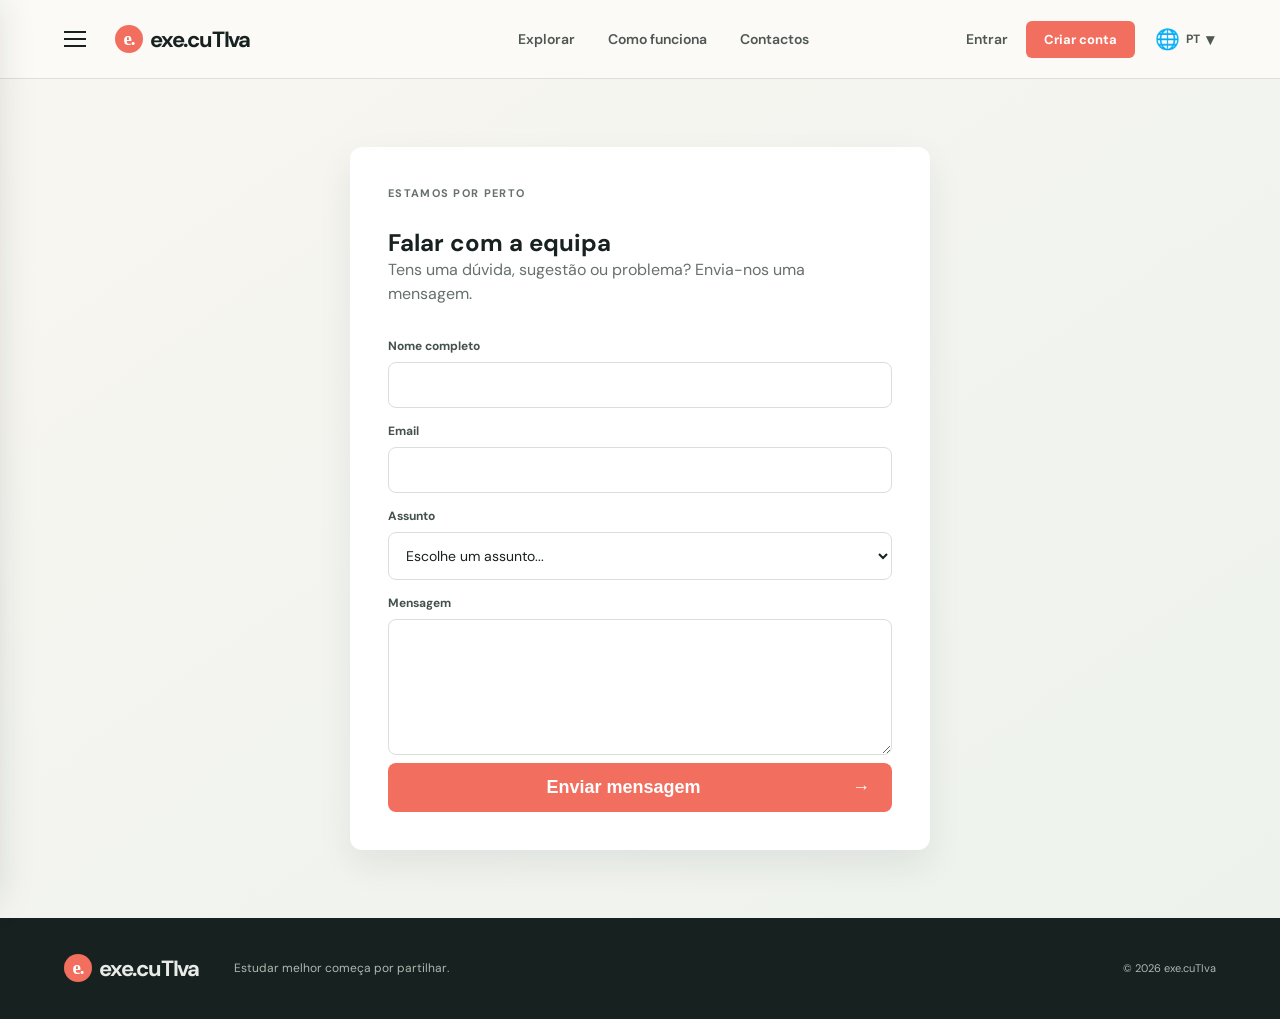
<file: frontend/contacts.html>
<!DOCTYPE html>
<html lang="pt-PT">
<head>
  <meta charset="UTF-8"><meta name="viewport" content="width=device-width, initial-scale=1.0">
  <title>Contactos — exe.cuTIva</title>
  <link rel="preconnect" href="https://fonts.googleapis.com"><link rel="preconnect" href="https://fonts.gstatic.com" crossorigin>
  <link href="https://fonts.googleapis.com/css2?family=DM+Sans:wght@400;500;600;700&family=Playfair+Display:wght@600;700&display=swap" rel="stylesheet"><link rel="stylesheet" href="css/style.css">
</head>
<body class="app-page form-page">
  <header class="home-header">
        <div class="header-start">
            <button class="hamburger-button" id="hamburger-button" type="button" aria-label="Abrir menu" aria-expanded="false" aria-controls="side-menu">
                <span></span><span></span><span></span>
            </button>
            <a class="home-brand" href="index.html" aria-label="exe.cuTIva, página inicial">
                <span class="brand-mark">e.</span><span>exe.cuTIva</span>
            </a>
        </div>
        <nav class="home-nav" aria-label="Navegação principal">
            <a href="subjects.html" data-i18n="menu-explorar">Explorar</a>
            <a href="index.html#como-funciona" data-i18n="menu-como-funciona">Como funciona</a>
            <a href="contacts.html" data-i18n="menu-contactos">Contactos</a>
        </nav>
        <div class="header-actions">
            <!-- 1. Área de Autenticação (Agora à esquerda) -->
            <div class="home-auth" id="area-auth">
                <a class="home-login" href="login.html" data-i18n="btn-entrar">Entrar</a>
                <a class="home-signup" href="register.html" data-i18n="btn-criar-conta">Criar conta</a>
            </div>

            <!-- 2. Seletor de Idiomas (Agora na extrema direita com bandeiras) -->
            <div class="language-picker">
                <button class="language-toggle" id="language-toggle" type="button" aria-expanded="false" aria-controls="language-menu">
                    <span class="language-globe" aria-hidden="true">🌐</span><span id="selected-language">PT</span><span class="language-chevron" aria-hidden="true">▾</span>
                </button>
                <div class="language-menu" id="language-menu" role="menu">
                    <button type="button" class="language-option is-selected" data-language="pt-PT" data-label="PT" role="menuitem">
                        <div class="lang-info">
                            <span class="lang-flag">🇵🇹</span>
                            <span>Português</span>
                        </div>
                        <small>PT</small>
                    </button>
                    <button type="button" class="language-option" data-language="en" data-label="EN" role="menuitem">
                        <div class="lang-info">
                            <span class="lang-flag">🇬🇧</span>
                            <span>English</span>
                        </div>
                        <small>EN</small>
                    </button>
                </div>
            </div>
        </div>
    </header>

    <div class="menu-backdrop" id="menu-backdrop"></div>
    <aside class="side-menu" id="side-menu" aria-label="Menu principal">
        <div class="side-menu-top">
            <span class="side-menu-title" data-i18n="menu-titulo">Menu</span>
            <button class="close-menu" id="close-menu" type="button" aria-label="Fechar menu">✕</button>
        </div>
        <nav class="side-menu-links">
            <a href="index.html"><span class="side-menu-icon">🏠</span> <span data-i18n="menu-lateral-inicio">Página inicial</span></a>
            <a href="subjects.html"><span class="side-menu-icon">📚</span> <span data-i18n="menu-lateral-explorar">Explorar materiais</span></a>
            <a href="upload.html"><span class="side-menu-icon">⬆️</span> <span data-i18n="menu-lateral-partilhar">Partilhar apontamentos</span></a>
            <a href="myNotes.html"><span class="side-menu-icon">📂</span> <span data-i18n="menu-lateral-meus">Os meus apontamentos</span></a>
            <a href="contacts.html"><span class="side-menu-icon">✉️</span> <span data-i18n="menu-contactos">Contactos</span></a>
        </nav>
        <div class="side-menu-bottom">
            <p data-i18n="menu-slogan">Aprende. Partilha. Cresce.</p>
            <a href="register.html"><span data-i18n="btn-conta-gratis">Criar conta gratuita</span> <span>→</span></a>
        </div>
    </aside>

  <main class="upload-container"><section class="upload-box box-contactos">
    <p class="app-eyebrow" data-i18n="contact-eyebrow">Estamos por perto</p>
    <h1 data-i18n="contact-title">Falar com a equipa</h1>
    <p data-i18n="contact-desc">Tens uma dúvida, sugestão ou problema? Envia-nos uma mensagem.</p>
    <form id="form-contacto" class="app-form">
      <label for="nome-contacto" data-i18n="contact-name">Nome completo</label><input id="nome-contacto" type="text" required>
      <label for="email-contacto" data-i18n="contact-email">Email</label><input id="email-contacto" type="email" required>
      <label for="assunto" data-i18n="contact-subject">Assunto</label>
      <select id="assunto" required>
          <option value="" data-i18n="contact-opt-default">Escolhe um assunto…</option>
          <option data-i18n="contact-opt-1">Dúvida sobre a plataforma</option>
          <option data-i18n="contact-opt-2">Reportar problema técnico</option>
          <option data-i18n="contact-opt-3">Ideia ou sugestão</option>
          <option data-i18n="contact-opt-4">Outro</option>
      </select>
      <label for="mensagem" data-i18n="contact-msg">Mensagem</label><textarea id="mensagem" rows="6" required></textarea>
      <button class="app-primary-button" type="submit"><span data-i18n="contact-btn">Enviar mensagem</span> <span>→</span></button>
    </form>
  </section></main>

  <footer class="app-footer">
      <a class="app-brand" href="index.html"><span>e.</span>exe.cuTIva</a>
      <p data-i18n="footer-slogan">Estudar melhor começa por partilhar.</p>
      <small>© 2026 exe.cuTIva</small>
  </footer>
    
  <script src="js/config.js"></script>
  <script src="js/language.js"></script>
  <script src="js/UI.js"></script>
  <script src="js/auth.js"></script>
    
  <script>
    document.addEventListener('DOMContentLoaded', () => {
        const user = getCurrentUser();
        const nomeContacto = document.getElementById('nome-contacto');
        if (user) nomeContacto.value = user;
        document.getElementById('form-contacto').addEventListener('submit', event => { 
            event.preventDefault();
            showAlerts('Mensagem enviada com sucesso. Entraremos em contacto em breve.', 'sucesso');
            event.currentTarget.reset(); 
            if (user) nomeContacto.value = user; 
        });
    });
  </script>
</body>
</html>
</file>
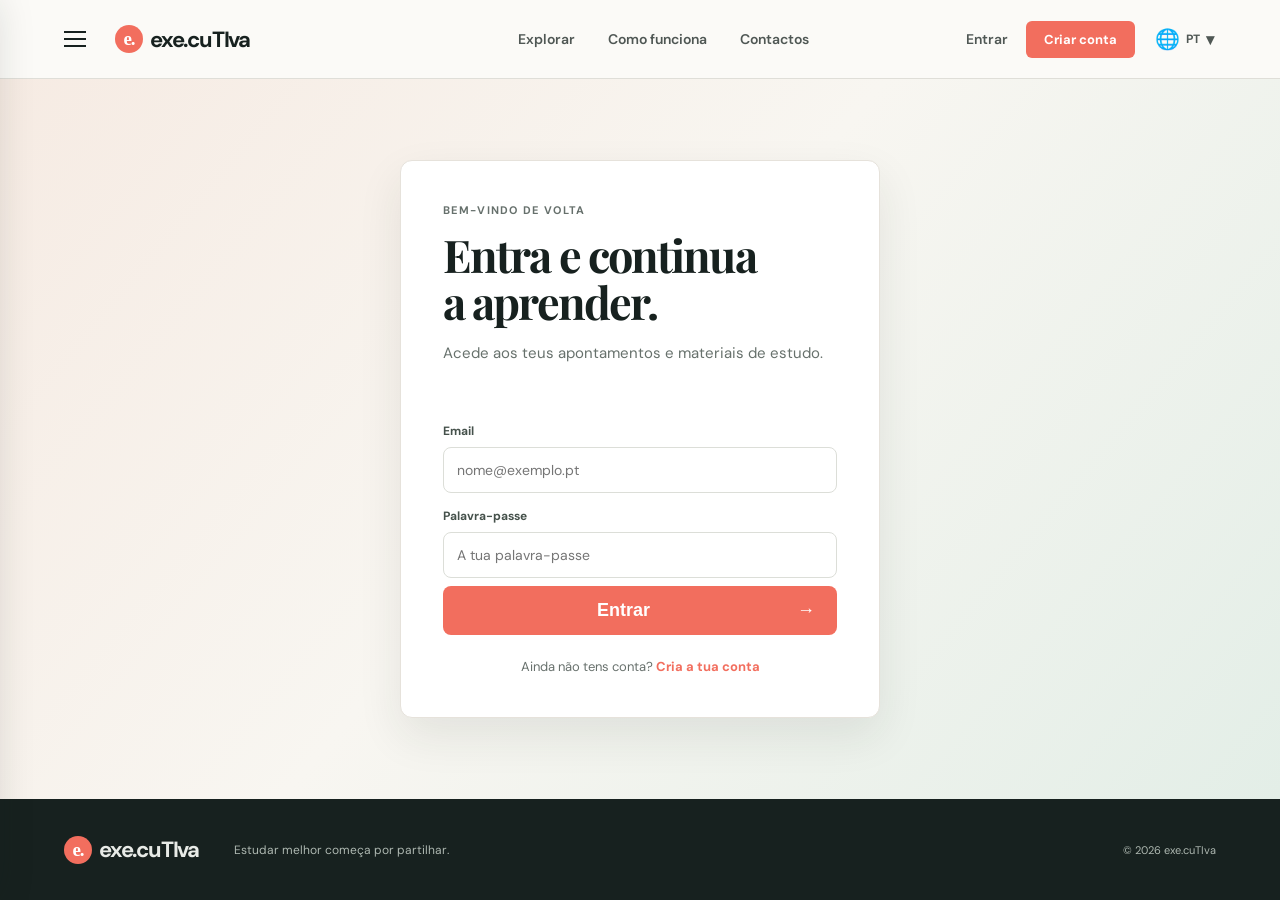
<file: frontend/login.html>
<!DOCTYPE html>
<html lang="pt-PT">
<head>
  <meta charset="UTF-8"><meta name="viewport" content="width=device-width, initial-scale=1.0">
  <title>Entrar — exe.cuTIva</title>
  <link rel="preconnect" href="https://fonts.googleapis.com"><link rel="preconnect" href="https://fonts.gstatic.com" crossorigin>
  <link href="https://fonts.googleapis.com/css2?family=DM+Sans:wght@400;500;600;700&family=Playfair+Display:wght@600;700&display=swap" rel="stylesheet">
  <link rel="stylesheet" href="css/style.css">
</head>
<body class="app-page auth-page">
  <header class="home-header">
        <div class="header-start">
            <button class="hamburger-button" id="hamburger-button" type="button" aria-label="Abrir menu" aria-expanded="false" aria-controls="side-menu">
                <span></span><span></span><span></span>
            </button>
            <a class="home-brand" href="index.html" aria-label="exe.cuTIva, página inicial">
                <span class="brand-mark">e.</span><span>exe.cuTIva</span>
            </a>
        </div>
        <nav class="home-nav" aria-label="Navegação principal">
            <a href="subjects.html" data-i18n="menu-explorar">Explorar</a>
            <a href="index.html#como-funciona" data-i18n="menu-como-funciona">Como funciona</a>
            <a href="contacts.html" data-i18n="menu-contactos">Contactos</a>
        </nav>
      <div class="header-actions">
            <!-- 1. Área de Autenticação (Agora à esquerda) -->
            <div class="home-auth" id="area-auth">
                <a class="home-login" href="login.html" data-i18n="btn-entrar">Entrar</a>
                <a class="home-signup" href="register.html" data-i18n="btn-criar-conta">Criar conta</a>
            </div>

            <!-- 2. Seletor de Idiomas (Agora na extrema direita com bandeiras) -->
            <div class="language-picker">
                <button class="language-toggle" id="language-toggle" type="button" aria-expanded="false" aria-controls="language-menu">
                    <span class="language-globe" aria-hidden="true">🌐</span><span id="selected-language">PT</span><span class="language-chevron" aria-hidden="true">▾</span>
                </button>
                <div class="language-menu" id="language-menu" role="menu">
                    <button type="button" class="language-option is-selected" data-language="pt-PT" data-label="PT" role="menuitem">
                        <div class="lang-info">
                            <span class="lang-flag">🇵🇹</span>
                            <span>Português</span>
                        </div>
                        <small>PT</small>
                    </button>
                    <button type="button" class="language-option" data-language="en" data-label="EN" role="menuitem">
                        <div class="lang-info">
                            <span class="lang-flag">🇬🇧</span>
                            <span>English</span>
                        </div>
                        <small>EN</small>
                    </button>
                </div>
            </div>
        </div>
    </header>

    <div class="menu-backdrop" id="menu-backdrop"></div>
    <aside class="side-menu" id="side-menu" aria-label="Menu principal">
        <div class="side-menu-top">
            <span class="side-menu-title" data-i18n="menu-titulo">Menu</span>
            <button class="close-menu" id="close-menu" type="button" aria-label="Fechar menu">✕</button>
        </div>
        <nav class="side-menu-links">
            <a href="index.html"><span class="side-menu-icon">🏠</span> <span data-i18n="menu-lateral-inicio">Página inicial</span></a>
            <a href="subjects.html"><span class="side-menu-icon">📚</span> <span data-i18n="menu-lateral-explorar">Explorar materiais</span></a>
            <a href="upload.html"><span class="side-menu-icon">⬆️</span> <span data-i18n="menu-lateral-partilhar">Partilhar apontamentos</span></a>
            <a href="myNotes.html"><span class="side-menu-icon">📂</span> <span data-i18n="menu-lateral-meus">Os meus apontamentos</span></a>
            <a href="contacts.html"><span class="side-menu-icon">✉️</span> <span data-i18n="menu-contactos">Contactos</span></a>
        </nav>
        <div class="side-menu-bottom">
            <p data-i18n="menu-slogan">Aprende. Partilha. Cresce.</p>
            <a href="register.html"><span data-i18n="btn-conta-gratis">Criar conta gratuita</span> <span>→</span></a>
        </div>
    </aside>

  <main class="auth-main"><section class="auth-card">
    <p class="app-eyebrow" data-i18n="login-eyebrow">Bem-vindo de volta</p>
    <h1 data-i18n="login-title">Entra e continua<br>a aprender.</h1>
    <p class="auth-intro" data-i18n="login-desc">Acede aos teus apontamentos e materiais de estudo.</p>
    <p id="mensagem-erro" class="form-message" role="alert"></p>
    <form id="form-login" class="app-form">
      <label for="email" data-i18n="contact-email">Email</label><input id="email" type="email" autocomplete="email" placeholder="nome@exemplo.pt" required>
      <label for="password" data-i18n="login-pass">Palavra-passe</label><input id="password" type="password" autocomplete="current-password" data-i18n="login-pass-placeholder" placeholder="A tua palavra-passe" required>
      <button class="app-primary-button" type="submit"><span data-i18n="btn-entrar">Entrar</span> <span>→</span></button>
    </form>
    <p class="auth-switch"><span data-i18n="login-no-account">Ainda não tens conta?</span> <a href="register.html" data-i18n="login-create-account">Cria a tua conta</a></p>
  </section></main>

  <footer class="home-footer">
        <a class="home-brand" href="index.html">
            <span class="brand-mark">e.</span><span>exe.cuTIva</span>
        </a>
        <p data-i18n="footer-slogan">Estudar melhor começa por partilhar.</p>
        <small>© 2026 exe.cuTIva</small>
  </footer>

  <script src="js/config.js?v=2"></script>
  <script src="js/language.js"></script>
  <script src="js/UI.js"></script>
  <script src="js/auth.js"></script>
  <script src="js/cascade.js"></script>
  
  <script>
    document.getElementById('form-login').addEventListener('submit', async (event) => {
      event.preventDefault();
      const message = document.getElementById('mensagem-erro');
      message.textContent = '';
      const formData = new URLSearchParams({ username: email.value, password: password.value });
      try {
        const response = await fetch(`${API_BASE_URL}/auth/login`, { method: 'POST', body: formData, credentials: 'include' });
        const data = await response.json();
        if (!response.ok) throw new Error(data.detail || 'Email ou palavra-passe incorretos.');
        localStorage.setItem('user', data.username);
        window.location.href = 'index.html';
      } catch (error) { showAlerts(error.message, 'erro') }
    });
  </script>
</body>
</html>
</file>
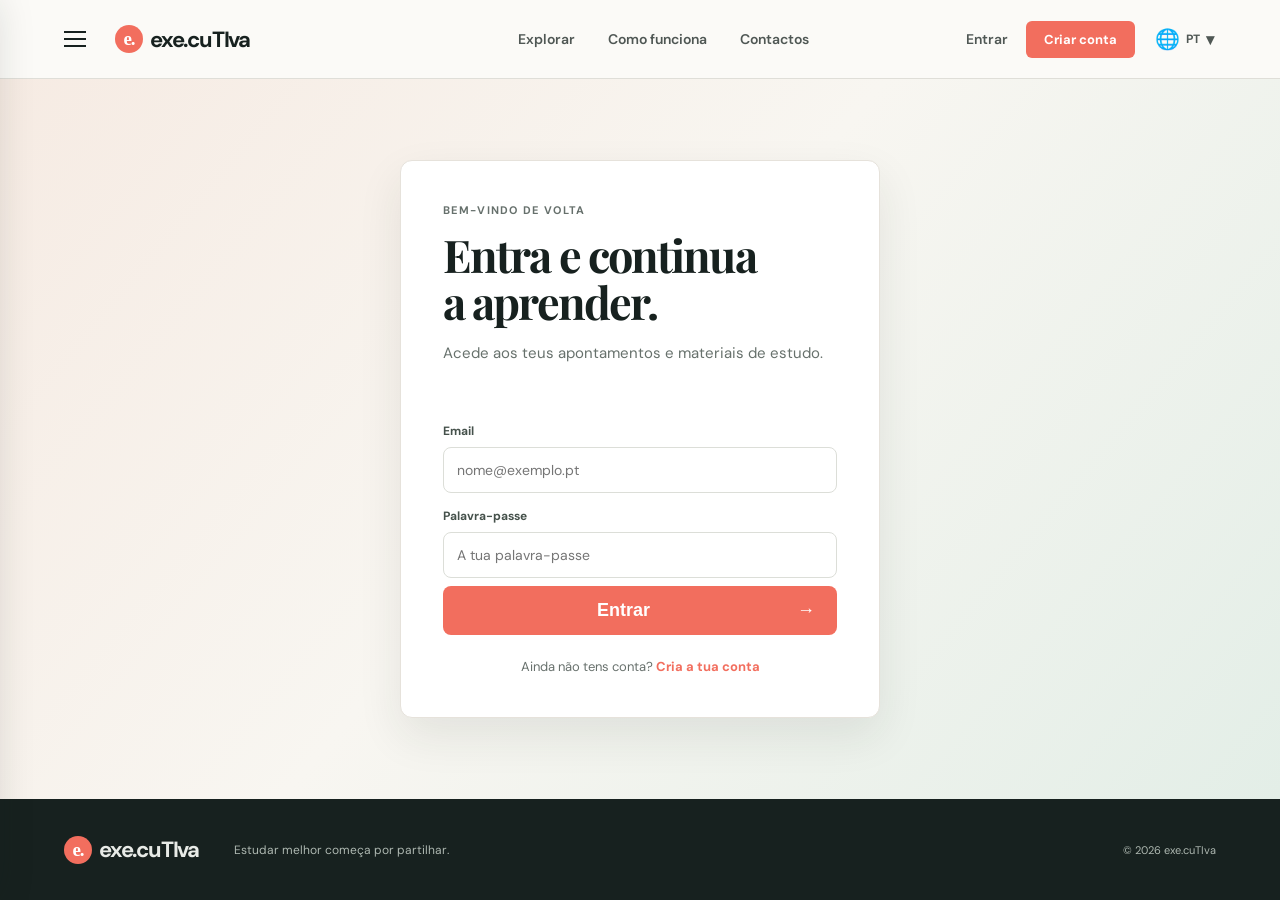
<file: frontend/myNotes.html>
<!DOCTYPE html>
<html lang="pt-PT">
<head>
  <meta charset="UTF-8"><meta name="viewport" content="width=device-width, initial-scale=1.0">
  <title>Os meus apontamentos — exe.cuTIva</title>
  <link rel="preconnect" href="https://fonts.googleapis.com"><link rel="preconnect" href="https://fonts.gstatic.com" crossorigin>
  <link href="https://fonts.googleapis.com/css2?family=DM+Sans:wght@400;500;600;700&family=Playfair+Display:wght@600;700&display=swap" rel="stylesheet"><link rel="stylesheet" href="css/style.css">
</head>
<body class="app-page notes-page" data-requires-auth="true">
  <header class="home-header">
        <div class="header-start">
            <button class="hamburger-button" id="hamburger-button" type="button" aria-label="Abrir menu" aria-expanded="false" aria-controls="side-menu">
                <span></span><span></span><span></span>
            </button>
            <a class="home-brand" href="index.html" aria-label="exe.cuTIva, página inicial">
                <span class="brand-mark">e.</span><span>exe.cuTIva</span>
            </a>
        </div>
        <nav class="home-nav" aria-label="Navegação principal">
            <a href="subjects.html" data-i18n="menu-explorar">Explorar</a>
            <a href="index.html#como-funciona" data-i18n="menu-como-funciona">Como funciona</a>
            <a href="contacts.html" data-i18n="menu-contactos">Contactos</a>
        </nav>
        <div class="header-actions">
            <!-- 1. Área de Autenticação (Agora à esquerda) -->
            <div class="home-auth" id="area-auth">
                <a class="home-login" href="login.html" data-i18n="btn-entrar">Entrar</a>
                <a class="home-signup" href="register.html" data-i18n="btn-criar-conta">Criar conta</a>
            </div>

            <!-- 2. Seletor de Idiomas (Agora na extrema direita com bandeiras) -->
            <div class="language-picker">
                <button class="language-toggle" id="language-toggle" type="button" aria-expanded="false" aria-controls="language-menu">
                    <span class="language-globe" aria-hidden="true">🌐</span><span id="selected-language">PT</span><span class="language-chevron" aria-hidden="true">▾</span>
                </button>
                <div class="language-menu" id="language-menu" role="menu">
                    <button type="button" class="language-option is-selected" data-language="pt-PT" data-label="PT" role="menuitem">
                        <div class="lang-info">
                            <span class="lang-flag">🇵🇹</span>
                            <span>Português</span>
                        </div>
                        <small>PT</small>
                    </button>
                    <button type="button" class="language-option" data-language="en" data-label="EN" role="menuitem">
                        <div class="lang-info">
                            <span class="lang-flag">🇬🇧</span>
                            <span>English</span>
                        </div>
                        <small>EN</small>
                    </button>
                </div>
            </div>
        </div>
    </header>

    <div class="menu-backdrop" id="menu-backdrop"></div>
    <aside class="side-menu" id="side-menu" aria-label="Menu principal">
        <div class="side-menu-top">
            <span class="side-menu-title" data-i18n="menu-titulo">Menu</span>
            <button class="close-menu" id="close-menu" type="button" aria-label="Fechar menu">✕</button>
        </div>
        <nav class="side-menu-links">
            <a href="index.html"><span class="side-menu-icon">🏠</span> <span data-i18n="menu-lateral-inicio">Página inicial</span></a>
            <a href="subjects.html"><span class="side-menu-icon">📚</span> <span data-i18n="menu-lateral-explorar">Explorar materiais</span></a>
            <a href="upload.html"><span class="side-menu-icon">⬆️</span> <span data-i18n="menu-lateral-partilhar">Partilhar apontamentos</span></a>
            <a href="myNotes.html"><span class="side-menu-icon">📂</span> <span data-i18n="menu-lateral-meus">Os meus apontamentos</span></a>
            <a href="contacts.html"><span class="side-menu-icon">✉️</span> <span data-i18n="menu-contactos">Contactos</span></a>
        </nav>
        <div class="side-menu-bottom">
            <p data-i18n="menu-slogan">Aprende. Partilha. Cresce.</p>
            <a href="register.html"><span data-i18n="btn-conta-gratis">Criar conta gratuita</span> <span>→</span></a>
        </div>
    </aside>

  <main class="lista-apontamentos">
      <div class="barra-topo-apontamentos">
          <div>
              <p class="app-eyebrow" data-i18n="mynotes-eyebrow">Área pessoal</p>
              <h1 data-i18n="mynotes-title">Os meus apontamentos</h1>
          </div>
          <a class="app-header-cta" href="upload.html" data-i18n="upload-titulo">Partilhar material</a>
      </div>
      <div id="grelha-meus-apontamentos" class="grelha-cards">
          <p class="loading-state" data-i18n="mynotes-loading">A carregar apontamentos…</p>
      </div>
  </main>

  <!-- Modal de Visualização Unificado -->
  <div id="modal-inclusivo" class="modal-overlay" hidden role="dialog" aria-modal="true" aria-labelledby="modal-titulo">
      <div class="modal-content">
          <!-- Cabeçalho do Modal com design exe.cuTIva -->
          <header class="modal-header">
              <div class="modal-header-info">
                  <span class="modal-eyebrow">
                      <span class="modal-badge-dot"></span>
                      <span data-i18n="modal-eyebrow">Leitor Inteligente exe.cuTIva</span>
                  </span>
                  <h2 id="modal-titulo" class="modal-title" data-i18n="modal-titulo-padrao">Visualizador de Apontamento</h2>
              </div>
              <button type="button" class="modal-close-btn" onclick="closeModal()" aria-label="Fechar visualizador" title="Fechar">✕</button>
          </header>

          <!-- Barra de Ferramentas / Separadores: Original, Inclusivo e TTS -->
          <div class="modal-toolbar">
              <div class="toolbar-botoes">
                  <button type="button" id="btn-ver-original" class="btn-toolbar is-active" onclick="showOriginalNote()">
                      <span class="btn-toolbar-icon">📄</span> <span data-i18n="modal-tab-original">Documento Original</span>
                  </button>
                  <button type="button" id="btn-gerar-inclusao" class="btn-toolbar btn-inclusivo-cor" onclick="generateInclusiveVersion()">
                      <span class="btn-toolbar-icon">🧠</span> <span data-i18n="modal-tab-inclusivo">Resumo Inclusivo (PHDA)</span>
                  </button>
                  <button type="button" id="btn-gerar-tts" class="btn-toolbar btn-tts-cor" onclick="toggleTTSAudio()">
                      <span class="btn-toolbar-icon">🎧</span> <span data-i18n="modal-tab-tts">Ouvir Apontamento (TTS)</span>
                  </button>
              </div>

              <!-- Contentor do Leitor de Áudio TTS -->
              <div id="container-audio-player" class="audio-player-container" style="display: none;">
                  <span class="audio-titulo-player" data-i18n="modal-audio-label">Áudio TTS:</span>
                  <audio id="player-audio-tts" controls preload="none">
                      O teu navegador não suporta a reprodução de áudio.
                  </audio>
              </div>
          </div>

        <label for="tts-speed" class="tts-speed-control">
            <span data-i18n="modal-audio-speed">Velocidade:</span>
                <select id="tts-speed" aria-label="Velocidade da leitura">
                    <option value="0.75">0,75×</option>
                    <option value="1" selected>1×</option>
                    <option value="1.25">1,25×</option>
                    <option value="1.5">1,5×</option>
                    <option value="2">2×</option>
                </select>
        </label>

        <button type="button" onclick="saveArtifact('summary')">
    Guardar resumo
</button>

<button type="button" onclick="saveArtifact('audio')">
    Guardar áudio
</button>

          <!-- Corpo do Visualizador -->
          <article id="modal-texto" class="texto-phda">
              <div id="modal-loading-state" class="loading-ia" style="display: none;">
                  <div class="loading-ia-spinner"></div>
                  <h3 class="loading-ia-title" data-i18n="modal-ia-processando">🧠 A processar com Inteligência Artificial...</h3>
                  <p class="loading-ia-desc" data-i18n="modal-ia-descricao">A ler, resumir e a estruturar o documento para PHDA.<br>Isto pode demorar cerca de 1 minuto.</p>
              </div>
              <iframe id="visualizador-pdf" src="" title="Visualizador do PDF"></iframe>
          </article>
      </div>
  </div>

  <footer class="app-footer">
      <a class="app-brand" href="index.html"><span>e.</span>exe.cuTIva</a>
      <p data-i18n="footer-slogan">Estudar melhor começa por partilhar.</p>
      <small>© 2026 exe.cuTIva</small>
  </footer>
  
  <script src="js/config.js"></script>
  <script src="js/language.js"></script>
  <script src="js/UI.js"></script>
  <script src="js/auth.js"></script>
  <script src="js/services/notesService.js"></script>
  <script src="js/notes.js?v=99"></script>
</body>
</html>
</file>
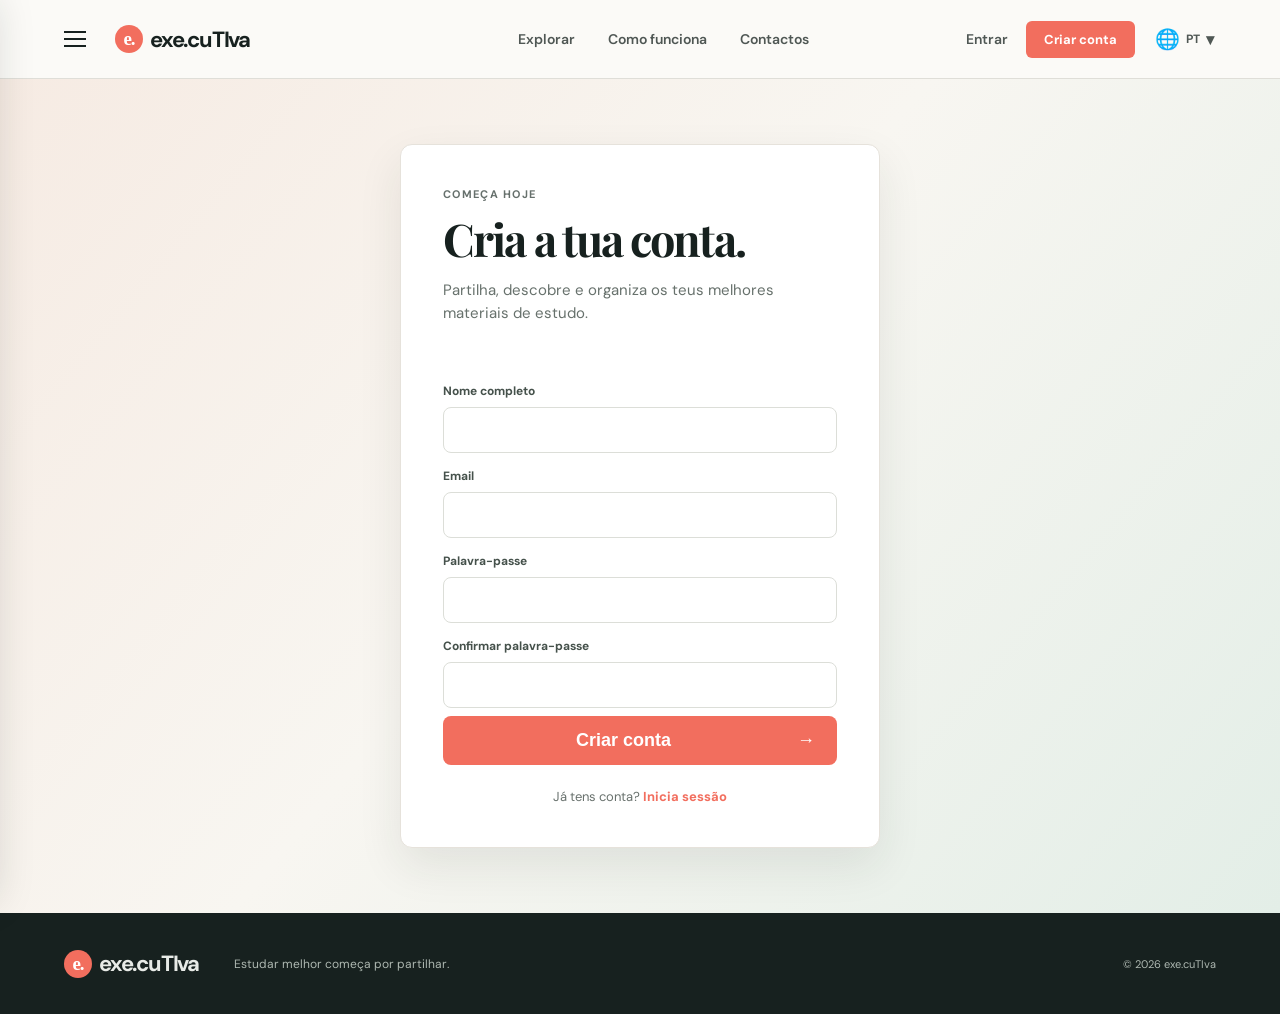
<file: frontend/register.html>
<!DOCTYPE html>
<html lang="pt-PT">
<head>
  <meta charset="UTF-8"><meta name="viewport" content="width=device-width, initial-scale=1.0">
  <title>Criar conta — exe.cuTIva</title>
  <link rel="preconnect" href="https://fonts.googleapis.com"><link rel="preconnect" href="https://fonts.gstatic.com" crossorigin>
  <link href="https://fonts.googleapis.com/css2?family=DM+Sans:wght@400;500;600;700&family=Playfair+Display:wght@600;700&display=swap" rel="stylesheet">
  <link rel="stylesheet" href="css/style.css">
</head>
<body class="app-page auth-page">
  <header class="home-header">
        <div class="header-start">
            <button class="hamburger-button" id="hamburger-button" type="button" aria-label="Abrir menu" aria-expanded="false" aria-controls="side-menu">
                <span></span><span></span><span></span>
            </button>
            <a class="home-brand" href="index.html" aria-label="exe.cuTIva, página inicial">
                <span class="brand-mark">e.</span><span>exe.cuTIva</span>
            </a>
        </div>
        <nav class="home-nav" aria-label="Navegação principal">
            <a href="subjects.html" data-i18n="menu-explorar">Explorar</a>
            <a href="index.html#como-funciona" data-i18n="menu-como-funciona">Como funciona</a>
            <a href="contacts.html" data-i18n="menu-contactos">Contactos</a>
        </nav>
        <div class="header-actions">
            <!-- 1. Área de Autenticação (Agora à esquerda) -->
            <div class="home-auth" id="area-auth">
                <a class="home-login" href="login.html" data-i18n="btn-entrar">Entrar</a>
                <a class="home-signup" href="register.html" data-i18n="btn-criar-conta">Criar conta</a>
            </div>

            <!-- 2. Seletor de Idiomas (Agora na extrema direita com bandeiras) -->
            <div class="language-picker">
                <button class="language-toggle" id="language-toggle" type="button" aria-expanded="false" aria-controls="language-menu">
                    <span class="language-globe" aria-hidden="true">🌐</span><span id="selected-language">PT</span><span class="language-chevron" aria-hidden="true">▾</span>
                </button>
                <div class="language-menu" id="language-menu" role="menu">
                    <button type="button" class="language-option is-selected" data-language="pt-PT" data-label="PT" role="menuitem">
                        <div class="lang-info">
                            <span class="lang-flag">🇵🇹</span>
                            <span>Português</span>
                        </div>
                        <small>PT</small>
                    </button>
                    <button type="button" class="language-option" data-language="en" data-label="EN" role="menuitem">
                        <div class="lang-info">
                            <span class="lang-flag">🇬🇧</span>
                            <span>English</span>
                        </div>
                        <small>EN</small>
                    </button>
                </div>
            </div>
        </div>
    </header>

    <div class="menu-backdrop" id="menu-backdrop"></div>
    <aside class="side-menu" id="side-menu" aria-label="Menu principal">
        <div class="side-menu-top">
            <span class="side-menu-title" data-i18n="menu-titulo">Menu</span>
            <button class="close-menu" id="close-menu" type="button" aria-label="Fechar menu">✕</button>
        </div>
        <nav class="side-menu-links">
            <a href="index.html"><span class="side-menu-icon">🏠</span> <span data-i18n="menu-lateral-inicio">Página inicial</span></a>
            <a href="subjects.html"><span class="side-menu-icon">📚</span> <span data-i18n="menu-lateral-explorar">Explorar materiais</span></a>
            <a href="upload.html"><span class="side-menu-icon">⬆️</span> <span data-i18n="menu-lateral-partilhar">Partilhar apontamentos</span></a>
            <a href="myNotes.html"><span class="side-menu-icon">📂</span> <span data-i18n="menu-lateral-meus">Os meus apontamentos</span></a>
            <a href="contacts.html"><span class="side-menu-icon">✉️</span> <span data-i18n="menu-contactos">Contactos</span></a>
        </nav>
        <div class="side-menu-bottom">
            <p data-i18n="menu-slogan">Aprende. Partilha. Cresce.</p>
            <a href="register.html"><span data-i18n="btn-conta-gratis">Criar conta gratuita</span> <span>→</span></a>
        </div>
    </aside>

  
  <main class="auth-main"><section class="auth-card">
    <p class="app-eyebrow" data-i18n="register-eyebrow">Começa hoje</p><h1 data-i18n="register-title">Cria a tua conta.</h1>
    <p class="auth-intro" data-i18n="register-desc">Partilha, descobre e organiza os teus melhores materiais de estudo.</p>
    <p id="mensagem-erro" class="form-message" role="alert"></p>
    <form id="form-register" class="app-form">
      <label for="nome" data-i18n="contact-name">Nome completo</label><input id="nome" type="text" autocomplete="name" required>
      <label for="email" data-i18n="contact-email">Email</label><input id="email" type="email" autocomplete="email" required>
      <label for="password" data-i18n="login-pass">Palavra-passe</label><input id="password" type="password" autocomplete="new-password" required>
      <label for="confirm_password" data-i18n="register-confirm-pass">Confirmar palavra-passe</label><input id="confirm_password" type="password" autocomplete="new-password" required>
      <button class="app-primary-button" type="submit"><span data-i18n="btn-criar-conta">Criar conta</span> <span>→</span></button>
    </form>
    <p class="auth-switch"><span data-i18n="register-has-account">Já tens conta?</span> <a href="login.html" data-i18n="register-login">Inicia sessão</a></p>
  </section></main>

  <footer class="home-footer">
        <a class="home-brand" href="index.html">
            <span class="brand-mark">e.</span><span>exe.cuTIva</span>
        </a>
        <p data-i18n="footer-slogan">Estudar melhor começa por partilhar.</p>
        <small>© 2026 exe.cuTIva</small>
  </footer>

    <script src="js/config.js"></script>
    <script src="js/language.js"></script>
    <script src="js/UI.js"></script>
    <script src="js/auth.js"></script>
    
  <script>
    document.getElementById('form-register').addEventListener('submit', async (event) => {
      event.preventDefault();
      const message = document.getElementById('mensagem-erro');
      message.textContent = '';
      if (password.value !== confirm_password.value) { message.textContent = 'As palavras-passe não coincidem.'; return; }
      try {
        const response = await fetch(`${API_BASE_URL}/auth/register`, { method: 'POST', headers: { 'Content-Type': 'application/json' }, body: JSON.stringify({ username: nome.value, email: email.value, password: password.value }) });
        const data = await response.json();
        if (!response.ok) throw new Error(data.detail || 'Não foi possível criar a conta.');
        window.location.href = 'login.html';
      } catch (error) { message.textContent = error.message; }
    });
  </script>
</body>
</html>
</file>
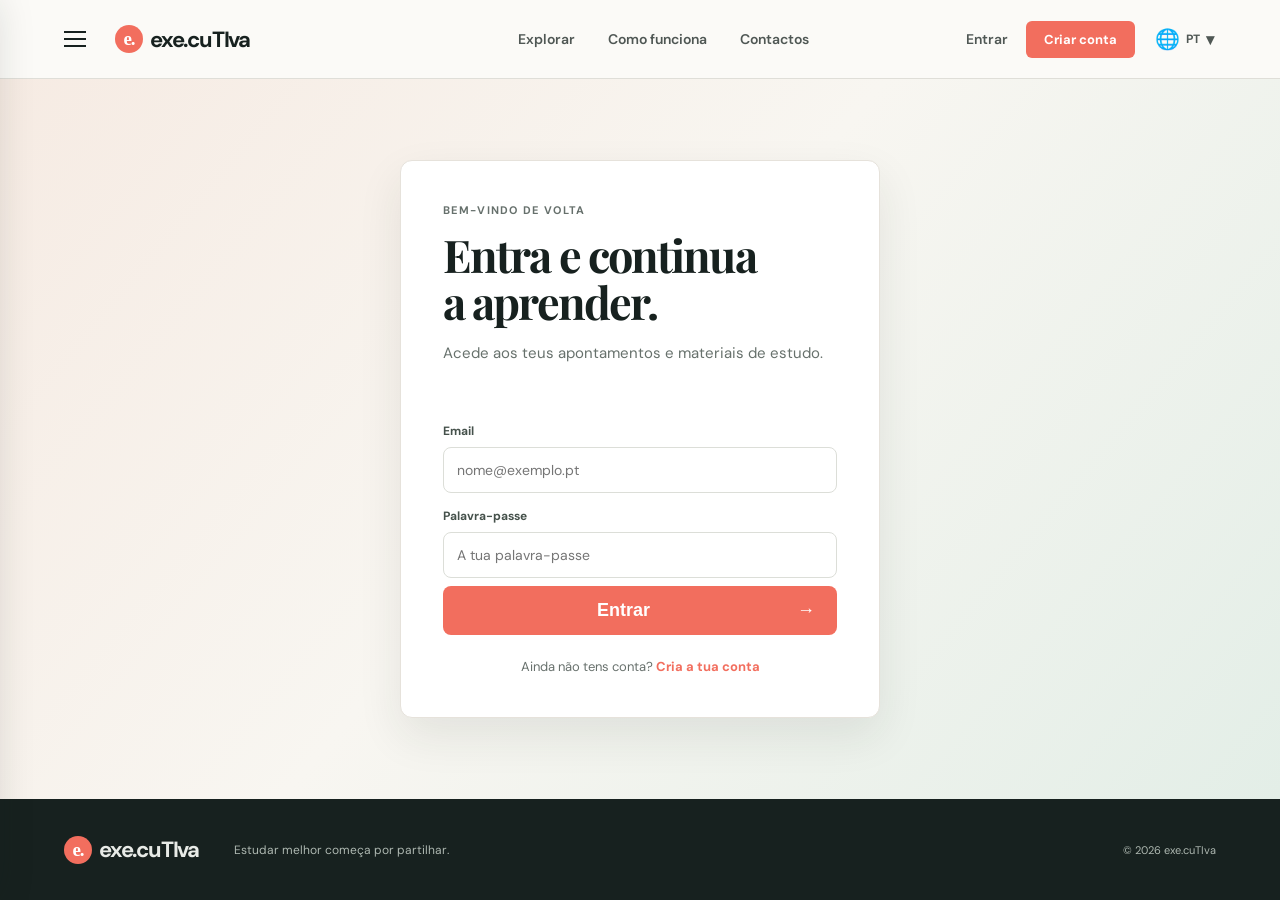
<file: frontend/upload.html>
<!DOCTYPE html>
<html lang="pt-PT">
<head>
  <meta charset="UTF-8"><meta name="viewport" content="width=device-width, initial-scale=1.0">
  <title>Partilhar apontamento — exe.cuTIva</title>
  <link rel="preconnect" href="https://fonts.googleapis.com"><link rel="preconnect" href="https://fonts.gstatic.com" crossorigin>
  <link href="https://fonts.googleapis.com/css2?family=DM+Sans:wght@400;500;600;700&family=Playfair+Display:wght@600;700&display=swap" rel="stylesheet"><link rel="stylesheet" href="css/style.css">
</head>
<body class="app-page form-page" data-requires-auth="true">
 <header class="home-header">
        <div class="header-start">
            <button class="hamburger-button" id="hamburger-button" type="button" aria-label="Abrir menu" aria-expanded="false" aria-controls="side-menu">
                <span></span><span></span><span></span>
            </button>
            <a class="home-brand" href="index.html" aria-label="exe.cuTIva, página inicial">
                <span class="brand-mark">e.</span><span>exe.cuTIva</span>
            </a>
        </div>
        <nav class="home-nav" aria-label="Navegação principal">
            <a href="subjects.html" data-i18n="menu-explorar">Explorar</a>
            <a href="index.html#como-funciona" data-i18n="menu-como-funciona">Como funciona</a>
            <a href="contacts.html" data-i18n="menu-contactos">Contactos</a>
        </nav>
        <div class="header-actions">
            <!-- 1. Área de Autenticação -->
            <div class="home-auth" id="area-auth">
                <a class="home-login" href="login.html" data-i18n="btn-entrar">Entrar</a>
                <a class="home-signup" href="register.html" data-i18n="btn-criar-conta">Criar conta</a>
            </div>

            <!-- 2. Seletor de Idiomas com Imagens Reais -->
            <div class="language-picker">
                <button class="language-toggle" id="language-toggle" type="button" aria-expanded="false" aria-controls="language-menu">
                    <span class="language-globe" aria-hidden="true">🌐</span><span id="selected-language">PT</span><span class="language-chevron" aria-hidden="true">▾</span>
                </button>
                <div class="language-menu" id="language-menu" role="menu">
                    <button type="button" class="language-option is-selected" data-language="pt-PT" data-label="PT" role="menuitem">
                        <div class="lang-info">
                            <!-- Imagem da bandeira PT -->
                            <img src="https://flagcdn.com/pt.svg" alt="PT" class="lang-flag-img">
                            <span>Português</span>
                        </div>
                        <small>PT</small>
                    </button>
                    <button type="button" class="language-option" data-language="en" data-label="EN" role="menuitem">
                        <div class="lang-info">
                            <!-- Imagem da bandeira UK -->
                            <img src="https://flagcdn.com/gb.svg" alt="EN" class="lang-flag-img">
                            <span>English</span>
                        </div>
                        <small>EN</small>
                    </button>
                </div>
            </div>
        </div>
    </header>
    
    <div class="menu-backdrop" id="menu-backdrop"></div>
    <aside class="side-menu" id="side-menu" aria-label="Menu principal">
        <div class="side-menu-top">
            <span class="side-menu-title" data-i18n="menu-titulo">Menu</span>
            <button class="close-menu" id="close-menu" type="button" aria-label="Fechar menu">✕</button>
        </div>
        <nav class="side-menu-links">
            <a href="index.html"><span class="side-menu-icon">🏠</span> <span data-i18n="menu-lateral-inicio">Página inicial</span></a>
            <a href="subjects.html"><span class="side-menu-icon">📚</span> <span data-i18n="menu-lateral-explorar">Explorar materiais</span></a>
            <a href="upload.html"><span class="side-menu-icon">⬆️</span> <span data-i18n="menu-lateral-partilhar">Partilhar apontamentos</span></a>
            <a href="myNotes.html"><span class="side-menu-icon">📂</span> <span data-i18n="menu-lateral-meus">Os meus apontamentos</span></a>
            <a href="contacts.html"><span class="side-menu-icon">✉️</span> <span data-i18n="menu-contactos">Contactos</span></a>
        </nav>
        <div class="side-menu-bottom">
            <p data-i18n="menu-slogan">Aprende. Partilha. Cresce.</p>
            <a href="register.html"><span data-i18n="btn-conta-gratis">Criar conta gratuita</span> <span>→</span></a>
        </div>
    </aside>

  <main class="seccao-upload"><section class="container-upload">
    <div class="cabecalho-upload">
        <p class="app-eyebrow" data-i18n="upload-comunidade">Comunidade exe.cuTIva</p>
        <h1 data-i18n="upload-titulo">Partilhar apontamento</h1>
        <p data-i18n="upload-desc">Ajuda outros estudantes com os teus materiais de estudo.</p>
    </div>
    <form id="form-upload" class="formulario-upload">
      
      <div class="grupo-input">
          <label for="titulo" data-i18n="label-titulo">Título</label>
          <input id="titulo" type="text" data-i18n="placeholder-titulo" placeholder="Ex.: Resumo de Redes — Capítulo 1" required>
      </div>
      
      <div class="grupo-input">
          <label for="escola" data-i18n="label-escola">Escola superior</label>
          <select id="escola" required><option value="" data-i18n="opt-escola">Seleciona a escola…</option></select>
      </div>
      
      <div class="grupo-input">
          <label for="curso" data-i18n="label-curso">Curso</label>
          <select id="curso" required disabled><option value="" data-i18n="opt-curso">Seleciona primeiro uma escola…</option></select>
      </div>
      
      <div class="grupo-input">
          <label for="ano" data-i18n="label-ano">Ano letivo</label>
          <select id="ano" required disabled><option value="" data-i18n="opt-ano">Seleciona primeiro um curso…</option></select>
      </div>
      
      <div class="grupo-input">
          <label for="disciplina" data-i18n="label-disciplina">Disciplina</label>
          <select id="disciplina" required disabled><option value="" data-i18n="opt-disciplina">Seleciona primeiro o ano…</option></select>
      </div>
      
      <div class="grupo-input area-ficheiro">
          <label for="ficheiro_pdf" data-i18n="label-ficheiro">Ficheiro</label>
          <input id="ficheiro_pdf" type="file" accept=".pdf,.png,.jpg,.docx,.txt,.xlsx,.pptx" required>
      </div>
      
      <button id="btn-submeter" class="app-primary-button" type="submit">
          <span data-i18n="btn-submeter">Submeter apontamento</span> <span>→</span>
      </button>
      
    </form>
  </section></main>

  <footer class="app-footer">
      <a class="app-brand" href="index.html"><span>e.</span>exe.cuTIva</a>
      <p data-i18n="footer-slogan">Estudar melhor começa por partilhar.</p>
      <small>© 2026 exe.cuTIva</small>
  </footer>

  <script src="js/config.js"></script>
  <script src="js/language.js"></script>
  <script src="js/UI.js"></script>
  <script src="js/auth.js"></script>
  <script src="js/services/notesService.js"></script>
  <script src="js/services/structureService.js"></script>
  <script src="js/cascade.js"></script>

  <script>
    document.getElementById('form-upload').addEventListener('submit', async event => {
      event.preventDefault();
      
      const button = document.getElementById('btn-submeter');
      button.disabled = true; 
      button.textContent = 'A enviar…';
      
      try {
          const data = new FormData();
          data.append('title', document.getElementById('titulo').value); 
          data.append('school', document.getElementById('escola').value); 
          data.append('course', document.getElementById('curso').value); 
          data.append('year', document.getElementById('ano').value); 
          data.append('subject', document.getElementById('disciplina').value); 
          data.append('file', document.getElementById('ficheiro_pdf').files[0]);
          
          const response = await fetch(`${API_BASE_URL}/notes/upload`, { 
              method: 'POST', 
              body: data, 
              credentials: 'include' 
          });
          
          if (!response.ok) { 
              let errorMessage = "Erro no servidor ao enviar ficheiro.";
              try {
                  const errorData = await response.json(); 
                  errorMessage = errorData.detail || errorMessage;
              } catch (e) {}
              throw new Error(errorMessage);
          }
          
          if (typeof window.showAlerts === 'function') {
              window.showAlerts('Apontamento partilhado com sucesso!', 'sucesso');
          } else {
              alert('Apontamento partilhado com sucesso!');
          }
          
          setTimeout(() => {
              window.location.href = 'myNotes.html';
          }, 1500);
          
      } catch (error) { 
          if (typeof window.showAlerts === 'function') {
              window.showAlerts(error.message, 'erro');
          } else {
              alert("Erro: " + error.message);
          }
      } finally {
          button.disabled = false; 
          button.innerHTML = '<span data-i18n="btn-submeter">Submeter apontamento</span> <span>→</span>'; 
          if (window.AppLanguage) window.AppLanguage.applyToHTML();
      }
    });
  </script>
</body>
</html>
</file>
<file: frontend/css/style.css>
/* =========================================================
   1. ESTILO GERAL E VARIÁVEIS
========================================================= */
:root {
    --app-ink: #17211f;
    --app-paper: #f8f6f1;
    --app-coral: #f26e5e;
    --app-coral-hover: #d95749;
    --app-line: #dfded8;
    --app-yellow: #FCC067;
}

* {
    margin: 0;
    padding: 0;
    box-sizing: border-box;
}

body {
    font-family: 'DM Sans', Arial, Helvetica, sans-serif;
    background-color: var(--app-paper);
    color: var(--app-ink);
}

a {
    text-decoration: none;
    color: inherit;
}

/* =========================================================
   2. SISTEMA GLOBAL DE BOTÕES (NORMALIZAÇÃO)
========================================================= */

/* Botões Principais (Formulários, Login, Registo, Contactos, Upload) */
.app-primary-button,
.btn-login,
.btn-envio-contacto,
.btn-upload,
.dark-button {
    display: flex;
    align-items: center;
    justify-content: center;
    gap: 15px;
    width: 100%;
    padding: 14px 22px;
    border: none;
    border-radius: 8px;
    background-color: var(--app-coral) !important;
    color: #ffffff !important;
    font-size: 15px;
    font-weight: 700;
    cursor: pointer;
    transition: background-color 0.3s ease, transform 0.2s ease;
    text-decoration: none;
}

.app-primary-button:hover,
.btn-login:hover,
.btn-envio-contacto:hover,
.btn-upload:hover,
.dark-button:hover {
    background-color: var(--app-coral-hover) !important;
    transform: translateY(-2px);
}

.app-primary-button span {
    font-size: 18px;
    margin-left: auto;
}

/* Botões do Menu Superior (Header) e Call to Actions pequenos */
.home-signup,
.app-header-cta,
.btn-topo {
    display: inline-flex;
    align-items: center;
    justify-content: center;
    padding: 10px 18px !important;
    border-radius: 6px !important;
    background-color: var(--app-coral) !important;
    color: #ffffff !important;
    font-size: 13px !important;
    font-weight: 700 !important;
    text-decoration: none !important;
    border: none;
    cursor: pointer;
    transition: background-color 0.3s ease, transform 0.2s ease !important;
}

.home-signup:hover,
.app-header-cta:hover,
.btn-topo:hover {
    background-color: var(--app-coral-hover) !important;
    transform: translateY(-1px);
}

/* Links do Menu Superior */
.home-nav a,
.home-login {
    font-size: 14px;
    font-weight: 600;
    color: #4f5754;
    transition: color 0.2s ease;
    background: transparent;
    border: none;
    cursor: pointer;
}

.home-nav a:hover,
.home-login:hover,
.app-header-nav nav .is-active {
    color: var(--app-coral);
}

/* =========================================================
   3. CABEÇALHO (HEADER) E MENU LATERAL
========================================================= */
.home-header, .app-header {
    height: 79px;
    padding: 0 clamp(24px, 5vw, 82px);
    display: flex;
    align-items: center;
    justify-content: space-between;
    border-bottom: 1px solid var(--app-line);
    background: #fbfaf7;
}

.home-brand, .app-brand {
    display: flex;
    gap: 7px;
    align-items: center;
    font-size: 22px;
    font-weight: 700;
    letter-spacing: -1.2px;
    white-space: nowrap;
}

.brand-mark, .app-brand > span {
    width: 28px;
    height: 28px;
    display: grid;
    place-items: center;
    border-radius: 50%;
    background: var(--app-coral);
    color: white;
    font-family: Georgia, serif;
    font-size: 19px;
}

.home-nav {
    display: flex;
    gap: 33px;
    margin-left: 110px;
}

.header-actions, .home-auth, .app-auth {
    display: flex;
    align-items: center;
    gap: 18px;
}

/* Seletor de Idioma */
.language-picker { position: relative; }
.language-toggle {
    display: flex; align-items: center; gap: 6px; background: transparent;
    border: 0; color: #4f5754; font: 700 12px 'DM Sans', sans-serif;
    cursor: pointer; padding: 8px 2px;
}
.language-globe { font-size: 20px; line-height: 1; }
.language-chevron { font-size: 16px; transition: transform .2s; }
.language-picker.is-open .language-chevron { transform: rotate(180deg); }
.language-menu {
    display: none; position: absolute; right: 0; top: calc(100% + 10px);
    z-index: 10; width: 156px; padding: 6px; background: #fff;
    border: 1px solid #e1dfd8; box-shadow: 0 10px 25px rgba(23, 33, 31, .13);
}
.language-picker.is-open .language-menu { display: block; }
.language-option {
    width: 100%; display: flex; justify-content: space-between; padding: 10px;
    background: transparent; border: 0; color: #43504a; font: 600 13px 'DM Sans', sans-serif;
    text-align: left; cursor: pointer;
}
.language-option:hover, .language-option.is-selected { background: #f6f1eb; color: var(--app-coral); }
.language-option small { font-size: 10px; color: #8a918d; }

/* Menu Lateral (Mobile) */
.header-start { display: flex; align-items: center; gap: 17px; }
.hamburger-button {
    width: 34px; height: 34px; display: grid; align-content: center; gap: 5px;
    background: transparent; border: 0; cursor: pointer;
}
.hamburger-button span {
    display: block; width: 22px; height: 2px; background: var(--app-ink); transition: transform .2s;
}
.hamburger-button:hover span { background: var(--app-coral); }

.menu-backdrop {
    position: fixed; inset: 0; z-index: 40; background: rgba(17, 28, 25, .34);
    opacity: 0; visibility: hidden; transition: opacity .25s, visibility .25s;
}
.menu-backdrop.is-open { opacity: 1; visibility: visible; }

.side-menu {
    position: fixed; z-index: 50; top: 0; left: 0; width: min(350px, 88vw); height: 100dvh;
    padding: 25px; background: #fbfaf7; box-shadow: 12px 0 38px rgba(22, 31, 28, .15);
    transform: translateX(-105%); transition: transform .3s ease; display: flex; flex-direction: column;
}
.side-menu.is-open { transform: translateX(0); }
.menu-open { overflow: hidden; }
.side-menu-top { display: flex; align-items: center; justify-content: space-between; padding: 4px 0 24px; border-bottom: 1px solid var(--app-line); }
.side-menu-title { font-family: 'Playfair Display', Georgia, serif; font-size: 29px; letter-spacing: -1px; }
.close-menu { width: 33px; height: 33px; border: 1px solid #d8d9d4; border-radius: 50%; background: white; color: var(--app-ink); font-size: 26px; line-height: 1; cursor: pointer; }
.side-menu-links { padding: 18px 0; display: grid; gap: 3px; }
.side-menu-links a { display: flex; align-items: center; gap: 14px; padding: 13px 9px; border-radius: 4px; font-size: 14px; font-weight: 600; color: #45504a; }
.side-menu-links a:hover { background: #f3ede4; color: var(--app-coral); }
.side-menu-icon { display: grid; place-items: center; width: 20px; font-size: 20px; color: var(--app-coral); }
.side-menu-bottom { margin-top: auto; padding-top: 22px; border-top: 1px solid var(--app-line); }
.side-menu-bottom p { margin: 0 0 11px; color: #78817c; font-size: 12px; }
.side-menu-bottom a { display: flex; justify-content: space-between; font-size: 13px; font-weight: 700; color: var(--app-ink); }
.side-menu-bottom a span { color: var(--app-coral); font-size: 18px; }

/* =========================================================
   4. PÁGINA INICIAL (HERO & SECÇÕES)
========================================================= */
.study-hero {
    display: grid; grid-template-columns: 1.08fr .92fr; max-width: 1280px; margin: auto;
    padding: 94px clamp(24px, 6vw, 82px) 86px; overflow: hidden;
}
.hero-copy { position: relative; z-index: 1; }
.eyebrow, .app-eyebrow {
    display: flex; align-items: center; gap: 9px; text-transform: uppercase;
    letter-spacing: 1.3px; font-size: 11px; font-weight: 700; color: #66706c; margin-bottom: 14px;
}
.eyebrow span { width: 25px; height: 2px; background: var(--app-coral); }

.hero-copy h1, .section-intro h2, .steps-copy h2, .auth-card h1, .page-hero h1, .cabecalho-upload h1, .upload-box h2, .barra-topo-apontamentos h2 {
    font-family: 'Playfair Display', Georgia, serif; color: var(--app-ink);
}
.hero-copy h1, .section-intro h2, .steps-copy h2 { font-size: clamp(44px, 5.2vw, 75px); line-height: 1.02; margin: 21px 0 23px; letter-spacing: -2.5px; }
.hero-copy h1 em, .page-hero h1 em { font-weight: 600; color: var(--app-coral); }
.hero-lead { max-width: 500px; font-size: 18px; line-height: 1.6; color: #59625e; margin-bottom: 31px; }

.main-search {
    height: 61px; max-width: 584px; display: flex; align-items: center;
    padding: 7px 8px 7px 20px; background: white; border: 1px solid #deddd7; border-radius: 8px;
    box-shadow: 0 9px 24px rgba(36, 46, 41, .08);
}
.main-search svg { width: 21px; fill: none; stroke: #77807c; stroke-width: 1.8; margin-right: 12px; }
.main-search input { min-width: 0; flex: 1; border: 0; outline: 0; font: 14px 'DM Sans', sans-serif; color: var(--app-ink); }
.main-search button { height: 45px; border: 0; padding: 0 23px; background: var(--app-coral); color: white; font: 700 13px 'DM Sans', sans-serif; cursor: pointer; border-radius: 6px; transition: 0.3s;}
.main-search button:hover { background: var(--app-coral-hover); }

.search-caption { font-size: 12px; color: #7c8580; margin-top: 12px; }
.search-caption strong { color: #39423e; }

/* Ilustrações Hero */
.hero-visual { min-height: 410px; position: relative; }
.orbit { position: absolute; border: 1px solid #e4e1d9; border-radius: 50%; }
.orbit-one { width: 386px; height: 386px; top: 5px; left: 50px; }
.orbit-two { width: 270px; height: 270px; top: 63px; left: 108px; border-style: dashed; }
.document-card { position: absolute; z-index: 2; top: 65px; left: 123px; width: 246px; height: 307px; background: #f8ca6d; padding: 20px 21px; box-shadow: 13px 16px 0 #dfddd5, 0 22px 30px rgba(57, 54, 44, .16); transform: rotate(5deg); }
.doc-top, .doc-footer { display: flex; justify-content: space-between; align-items: center; color: #393d38; }
.doc-icon { padding: 4px 6px; background: #ef7564; color: white; font-size: 9px; font-weight: 700; border-radius: 2px; }
.doc-title { font-family: 'Playfair Display', Georgia, serif; font-size: 29px; line-height: 1.05; margin-top: 42px; }
.doc-lines { margin-top: 25px; }
.doc-lines i { display: block; height: 4px; margin: 8px 0; background: rgba(44, 53, 48, .24); }
.doc-lines i:nth-child(1) { width: 84%; } .doc-lines i:nth-child(2) { width: 69%; } .doc-lines i:nth-child(3) { width: 90%; } .doc-lines i:nth-child(4) { width: 51%; }
.doc-footer { position: absolute; bottom: 18px; left: 21px; right: 21px; font-size: 10px; }
.visual-note { position: absolute; z-index: 3; background: white; box-shadow: 0 6px 16px rgba(43, 47, 43, .13); font-size: 11px; font-weight: 600; color: #4a514e; }
.note-top { top: 35px; right: 4px; padding: 13px 15px; }
.note-bottom { display: flex; align-items: center; gap: 6px; bottom: 18px; left: 28px; padding: 12px; }
.note-bottom b { font-size: 19px; } .note-bottom small { font-size: 9px; font-weight: 500; color: #8e948f; }
.stars { font-size: 9px; letter-spacing: -1px; color: var(--app-yellow); }
.mini-book { position: absolute; width: 75px; height: 92px; border: 5px solid white; box-shadow: 0 8px 16px rgba(55, 55, 48, .13); }
.book-a { right: 26px; bottom: 46px; background: #8eb8b8; transform: rotate(14deg); }
.book-b { left: 72px; bottom: 0; background: #e87867; transform: rotate(-14deg); }

/* Faixa de Confiança */
.trusted-strip { border-top: 1px solid var(--app-line); border-bottom: 1px solid var(--app-line); min-height: 96px; display: flex; justify-content: center; align-items: center; gap: clamp(26px, 5vw, 75px); padding: 20px 25px; }
.trusted-strip p { font-size: 10px; font-weight: 700; letter-spacing: 1.1px; color: #838a85; max-width: 140px; }
.trusted-strip div { border-left: 1px solid var(--app-line); padding-left: clamp(17px, 3vw, 43px); font-size: 11px; color: #6f7773; }
.trusted-strip span { display: block; font-family: 'Playfair Display', Georgia, serif; font-size: 27px; color: var(--app-ink); line-height: 1.15; }

/* Secção Explorar Categorias */
.explore-section { max-width: 1280px; margin: auto; padding: 108px clamp(24px, 6vw, 82px) 104px; }
.section-intro { display: flex; justify-content: space-between; align-items: flex-end; margin-bottom: 39px; }
.text-link { font-size: 13px; font-weight: 700; padding-bottom: 7px; border-bottom: 1px solid var(--app-ink); }
.text-link span { margin-left: 10px; color: var(--app-coral); font-size: 20px; }
.subject-grid { display: grid; grid-template-columns: repeat(4, 1fr); gap: 14px; }
.subject-card { min-height: 286px; padding: 22px; position: relative; display: flex; flex-direction: column; transition: transform .2s, box-shadow .2s; border-radius: 14px; }
.subject-card:hover { transform: translateY(-5px); box-shadow: 0 14px 22px rgba(26, 32, 29, .1); }
.coral { background: #f48671; } .lilac { background: #c8bddc; } .yellow { background: #f6cd69; } .blue { background: #a4c9c8; }
.subject-number { font-size: 11px; font-weight: 700; color: rgba(28, 34, 31, .63); }
.subject-icon { font-family: Georgia, serif; font-size: 55px; line-height: 1; margin: 21px 0 auto; color: var(--app-ink); }
.subject-card h3 { font-family: 'Playfair Display', Georgia, serif; font-size: 25px; letter-spacing: -.9px; line-height: 1.05; margin-bottom: 12px; }
.subject-card p { font-size: 11px; line-height: 1.4; color: rgba(27, 35, 32, .72); max-width: 150px; }
.subject-card b { font-size: 11px; margin-top: 22px; }
.subject-card b i { font-size: 17px; font-style: normal; margin-left: 8px; }

/* Secção Passos */
.steps-section { background: #e6ede7; display: grid; grid-template-columns: 1fr 1fr; gap: 100px; padding: 103px max(8vw, 30px); align-items: center; }
.steps-copy { max-width: 520px; justify-self: end; }
.steps-copy > p:not(.eyebrow) { font-size: 16px; color: #5f6b65; line-height: 1.6; margin: 25px 0 30px; max-width: 430px; }
.steps-list { list-style: none; max-width: 455px; padding: 0; }
.steps-list li { display: flex; gap: 28px; padding: 28px 0; border-top: 1px solid #bbc4bc; }
.steps-list li:last-child { border-bottom: 1px solid #bbc4bc; }
.steps-list span { font-family: 'Playfair Display', Georgia, serif; font-size: 28px; color: var(--app-coral); }
.steps-list h3 { font-family: 'Playfair Display', Georgia, serif; font-size: 27px; margin: 0 0 7px; }
.steps-list p { font-size: 13px; color: #617068; margin: 0; }

/* =========================================================
   5. PÁGINAS DE AUTENTICAÇÃO E FORMULÁRIOS
========================================================= */
.auth-page { display: flex; flex-direction: column; min-height: 100vh; }
.auth-main { display: grid; place-items: center; flex: 1; padding: 65px 24px; background: linear-gradient(130deg, #f6ebe3 0%, #f8f6f1 47%, #e3eee7 100%); }
.auth-card { width: min(100%, 480px); padding: 42px; background: white; border: 1px solid #e6e2db; border-radius: 12px; box-shadow: 0 18px 45px rgba(30, 40, 35, .09); }
.auth-card h1 { font-size: 45px; line-height: 1.04; letter-spacing: -1.9px; margin-bottom: 15px;}
.auth-intro { margin: 17px 0 28px; color: #67716c; font-size: 15px; line-height: 1.55; }

.app-form { display: grid; gap: 8px; text-align: left; }
.app-form label { margin-top: 7px; font-size: 12px; font-weight: 700; color: #45514b; }
.app-form input, .app-form select, .app-form textarea {
    width: 100%; padding: 13px; border: 1px solid #dcded8; border-radius: 8px; background: #fff;
    color: var(--app-ink); font: 14px 'DM Sans', Arial, sans-serif; outline-color: var(--app-coral); transition: 0.3s;
}
.app-form input:focus, .app-form select:focus, .app-form textarea:focus { border-color: var(--app-coral); }

.auth-switch { margin: 23px 0 0; text-align: center; font-size: 13px; color: #68716d; }
.auth-switch a { color: var(--app-coral); font-weight: 700; }
.form-message { min-height: 18px; margin-bottom: 5px; color: #bd3333; font-size: 12px; font-weight: 600; text-align: center; }

/* Página de Upload / Contactos */
.form-page .seccao-upload, .form-page .upload-container { flex: 1; padding: 68px 24px; background: linear-gradient(145deg, #f8f6f1, #edf2ed); display: flex; justify-content: center; align-items: center; }
.form-page .container-upload, .form-page .upload-box { max-width: 580px; width: 100%; padding: 38px; background: white; border-radius: 12px; box-shadow: 0 15px 35px rgba(27, 37, 32, .08); }
.cabecalho-upload h1, .upload-box h2 { font-size: 35px; letter-spacing: -1.3px; margin-bottom: 10px; }
.cabecalho-upload p, .upload-box > p { color: #66716b; line-height: 1.5; margin-bottom: 25px; }

.area-ficheiro { background: #faf9f5; padding: 20px; border: 2px dashed #bbc7bd; border-radius: 8px; text-align: center; }
.area-ficheiro input[type="file"] { margin-top: 10px; width: 100%; border: none; padding: 0; background: transparent; }

/* =========================================================
   6. PÁGINAS DE LISTAGEM (EXPLORAR E MEUS APONTAMENTOS)
========================================================= */
.page-hero { max-width: 1180px; margin: auto; padding: 78px clamp(24px, 6vw, 76px) 38px; }
.page-hero h1 { font-size: clamp(42px, 5vw, 64px); }
.page-hero > p:last-child { max-width: 470px; margin: 18px 0 0; color: #64706a; font-size: 16px; line-height: 1.5; }

.resource-content { max-width: 1180px; margin: auto; padding: 0 clamp(24px, 6vw, 76px) 90px; }
.resource-search { display: flex; align-items: center; gap: 12px; padding: 0 17px; background: white; border: 1px solid #dcded8; border-radius: 8px; margin-bottom: 28px; }
.resource-search span { font-size: 24px; color: var(--app-coral); }
.resource-search input { flex: 1; padding: 19px 0; border: 0; outline: 0; font: 14px 'DM Sans', Arial, sans-serif; }
.resource-search small { font-size: 11px; color: #7d8580; white-space: nowrap; }

.resource-grid, .grelha-cards { display: grid; grid-template-columns: repeat(auto-fill, minmax(320px, 1fr)); gap: 20px; }
.resource-card, .card-estudo { background: white; border: 1px solid #e3e1db; border-radius: 12px; transition: transform .2s, box-shadow .2s; overflow: hidden; }
.resource-card:hover, .card-estudo:hover { transform: translateY(-4px); box-shadow: 0 13px 25px rgba(26, 35, 31, .09); }

.resource-file { height: 105px; padding: 17px; background: var(--app-yellow); display: flex; align-items: flex-start; justify-content: space-between; }
.resource-file span { padding: 4px 6px; background: var(--app-coral); color: white; font-size: 9px; font-weight: 700; border-radius: 4px; }
.resource-file b { font-family: 'Playfair Display', Georgia, serif; font-size: 19px; line-height: 1.1; text-align: right; }

.resource-info, .card-estudo .info { padding: 19px; }
.resource-meta { margin: 0 0 7px; font-size: 10px; font-weight: 700; letter-spacing: .5px; text-transform: uppercase; color: #7a827e; }
.resource-info h2, .card-estudo h3 { margin: 0 0 8px; font-family: 'Playfair Display', Georgia, serif; font-size: 23px; letter-spacing: -.6px; color: var(--app-ink); }
.resource-info > p:not(.resource-meta), .card-estudo p { min-height: 34px; margin: 0; color: #727b76; font-size: 12px; line-height: 1.45; }

.resource-info a { display: flex; justify-content: space-between; margin-top: 20px; padding-top: 13px; border-top: 1px solid #e7e5df; color: var(--app-coral); font-size: 12px; font-weight: 700; }
.resource-info a span { font-size: 17px; }

.notes-page .lista-apontamentos { flex: 1; padding: 68px clamp(24px, 6vw, 76px); }
.barra-topo-apontamentos { max-width: 1180px; margin: 0 auto 27px; display: flex; justify-content: space-between; align-items: center; flex-wrap: wrap; gap: 15px; }
.barra-topo-apontamentos h2 { font-size: 42px; letter-spacing: -1.6px; }

.card-estudo .capa img { width: 100%; height: 180px; object-fit: cover; border-bottom: 1px solid #eee; }
.card-estudo .tag { display: inline-block; background: #fdf2e3; color: #d98a1c; padding: 4px 8px; border-radius: 4px; font-size: 12px; font-weight: bold; margin-bottom: 10px; }

.loading-state { grid-column: 1 / -1; padding: 45px; text-align: center; color: #748079; }
.error-state { color: #bd3333; }
.empty-state, .mensagem-vazia { grid-column: 1 / -1; padding: 47px; background: white; border: 1px dashed #d7d7d1; border-radius: 12px; text-align: center; }
.empty-state b { font-family: 'Playfair Display', Georgia, serif; font-size: 25px; }
.empty-state p, .mensagem-vazia p { font-size: 13px; color: #6a746e; margin: 15px 0; }
.empty-state a, .mensagem-vazia a { display: inline-block; color: var(--app-coral); font-size: 13px; font-weight: 700; }

/* Botões Pequenos (Cartões de Apontamentos) */
.acoes-card, .acoes { display: flex; gap: 10px; margin-top: 15px; flex-wrap: wrap; }
.btn-pequeno, .btn-ver {
    padding: 8px 12px; font-size: 12px; font-weight: 700; border-radius: 6px; text-decoration: none;
    transition: 0.3s; display: inline-flex; align-items: center; border: none; cursor: pointer;
    background-color: #f8f9fa; color: #444; border: 1px solid #ddd;
}
.btn-ver:hover { background-color: #e2e6ea; }

/* =========================================================
   7. RODAPÉ E ALERTAS
========================================================= */
.home-footer, .app-footer {
    padding: 36px clamp(24px, 5vw, 82px); background: var(--app-ink); color: #e8ebe7;
    display: flex; align-items: center; gap: 35px;
}
.home-footer p, .app-footer p { font-size: 12px; color: #aeb8b1; flex: 1; }
.home-footer small, .app-footer small { font-size: 11px; color: #aeb8b1; }

.container-mensagens { width: 100%; max-width: 500px; margin: 20px auto 0; padding: 0 20px; }
.alerta { padding: 15px; border-radius: 8px; margin-bottom: 10px; text-align: center; font-weight: 600; box-shadow: 0 4px 12px rgba(0,0,0,0.1); animation: slideDown 0.4s ease-out; }
.alerta-sucesso { background-color: #d4edda; color: #155724; border: 1px solid #c3e6cb; }
.alerta-erro { background-color: #f8d7da; color: #721c24; border: 1px solid #f5c6cb; }
@keyframes slideDown { from { transform: translateY(-20px); opacity: 0; } to { transform: translateY(0); opacity: 1; } }

/* =========================================================
   8. MODAL DO VISUALIZADOR E LEITOR INCLUSIVO (EXECUTIVE DESIGN)
========================================================= */
.modal-overlay {
    position: fixed;
    inset: 0;
    width: 100vw;
    height: 100vh;
    background-color: rgba(23, 33, 31, 0.65);
    backdrop-filter: blur(8px);
    -webkit-backdrop-filter: blur(8px);
    z-index: 99999;
    display: flex;
    justify-content: center;
    align-items: center;
    padding: clamp(12px, 3vw, 28px);
    opacity: 0;
    visibility: hidden;
    transition: opacity 0.25s ease, visibility 0.25s ease;
}

.modal-overlay:not([hidden]) {
    opacity: 1;
    visibility: visible;
}

.modal-overlay[hidden] {
    display: none !important;
}

body.modal-open {
    overflow: hidden;
}

.modal-content {
    background: #ffffff;
    width: 100%;
    max-width: 1100px;
    height: 92vh;
    max-height: 900px;
    border-radius: 16px;
    border: 1px solid var(--app-line);
    box-shadow: 0 25px 50px -12px rgba(23, 33, 31, 0.25), 0 0 1px rgba(23, 33, 31, 0.15);
    display: flex;
    flex-direction: column;
    overflow: hidden;
    position: relative;
    transform: scale(0.96) translateY(6px);
    transition: transform 0.25s cubic-bezier(0.16, 1, 0.3, 1);
}

.modal-overlay:not([hidden]) .modal-content {
    transform: scale(1) translateY(0);
}

/* Cabeçalho do Modal */
.modal-header {
    display: flex;
    align-items: center;
    justify-content: space-between;
    gap: 16px;
    padding: 16px 24px;
    background: #fbfaf7;
    border-bottom: 1px solid var(--app-line);
    flex-shrink: 0;
}

.modal-header-info {
    display: flex;
    flex-direction: column;
    gap: 4px;
    min-width: 0;
}

.modal-eyebrow {
    display: inline-flex;
    align-items: center;
    gap: 8px;
    font-size: 11px;
    font-weight: 700;
    text-transform: uppercase;
    letter-spacing: 1px;
    color: #66726d;
}

.modal-badge-dot {
    width: 7px;
    height: 7px;
    border-radius: 50%;
    background: var(--app-coral);
    display: inline-block;
}

.modal-title,
.modal-content h2 {
    margin: 0;
    padding: 0;
    background: transparent;
    border: none;
    font-family: 'Playfair Display', Georgia, serif;
    font-size: 21px;
    font-weight: 700;
    color: var(--app-ink);
    letter-spacing: -0.5px;
    text-align: left;
    white-space: nowrap;
    overflow: hidden;
    text-overflow: ellipsis;
    max-width: 720px;
}

/* Botão Fechar Elegante */
.modal-close-btn,
.btn-fechar-modal,
.btn-fechar {
    position: static;
    width: 36px;
    height: 36px;
    border-radius: 50%;
    border: 1px solid #dcded8;
    background: #ffffff;
    color: var(--app-ink);
    font-size: 16px;
    line-height: 1;
    display: grid;
    place-items: center;
    cursor: pointer;
    transition: all 0.2s ease;
    flex-shrink: 0;
    padding: 0;
}

.modal-close-btn:hover,
.btn-fechar-modal:hover,
.btn-fechar:hover {
    background: #f7ebe9;
    color: #d32f2f;
    border-color: #f1c3be;
    transform: rotate(90deg);
}

/* Barra de Ferramentas e Separadores */
.modal-toolbar {
    padding: 10px 24px;
    background: #fdfcfb;
    border-bottom: 1px solid var(--app-line);
    display: flex;
    flex-wrap: wrap;
    align-items: center;
    justify-content: space-between;
    gap: 12px;
    flex-shrink: 0;
}

.toolbar-botoes {
    display: inline-flex;
    align-items: center;
    background: #ece9e2;
    padding: 4px;
    border-radius: 10px;
    gap: 4px;
    flex-wrap: wrap;
}

.btn-toolbar {
    display: inline-flex;
    align-items: center;
    gap: 8px;
    padding: 8px 14px;
    border-radius: 7px;
    border: 1px solid transparent;
    background: transparent;
    font-family: 'DM Sans', sans-serif;
    font-size: 13px;
    font-weight: 600;
    color: #55605a;
    cursor: pointer;
    transition: all 0.2s ease;
    white-space: nowrap;
}

.btn-toolbar:hover {
    color: var(--app-ink);
    background: rgba(255, 255, 255, 0.6);
}

.btn-toolbar.is-active {
    background: #ffffff;
    color: var(--app-ink);
    border-color: rgba(0, 0, 0, 0.04);
    box-shadow: 0 2px 6px rgba(23, 33, 31, 0.08);
    font-weight: 700;
}

.btn-toolbar.btn-inclusivo-cor:hover {
    background: #fff6e4;
    color: #b76e00;
}

.btn-toolbar.btn-inclusivo-cor.is-active {
    background: #fff8eb;
    color: #a96200;
    border-color: #f7d5a3;
    box-shadow: 0 2px 8px rgba(252, 192, 103, 0.25);
}

.btn-toolbar.btn-tts-cor:hover {
    background: #edf7f5;
    color: #176556;
}

.btn-toolbar.btn-tts-cor.is-active {
    background: #edf7f5;
    color: #166455;
    border-color: #bfe5dc;
    box-shadow: 0 2px 8px rgba(22, 100, 85, 0.15);
}

.btn-toolbar-icon {
    font-size: 15px;
    line-height: 1;
}


.tts-speed-control {
    display: flex;
    align-items: center;
    gap: 6px;
    font-size: 0.85rem;
    white-space: nowrap;
}

#tts-speed {
    min-height: 32px;
    border: 1px solid var(--app-line);
    border-radius: 6px;
    padding: 0 6px;
    background: #fff;
}


/* Contentor do Leitor de Áudio TTS */
.audio-player-container {
    display: flex;
    align-items: center;
    gap: 10px;
    background: #ffffff;
    padding: 4px 12px;
    border-radius: 8px;
    border: 1px solid var(--app-line);
    box-shadow: 0 2px 6px rgba(23, 33, 31, 0.04);
    animation: fadeIn 0.2s ease-out;
}

.audio-titulo-player {
    font-size: 11px;
    font-weight: 700;
    text-transform: uppercase;
    letter-spacing: 0.6px;
    color: #6a746e;
    white-space: nowrap;
}

.audio-player-container audio {
    height: 32px;
    outline: none;
    max-width: 280px;
}

/* Área do Visualizador / PDF / Loading */
.texto-phda {
    flex: 1;
    position: relative;
    background-color: #f5f4ef;
    display: flex;
    flex-direction: column;
    overflow: hidden;
}

.texto-phda iframe {
    flex: 1;
    width: 100%;
    height: 100%;
    border: none;
    background: #ffffff;
}

/* Estado de Carregamento com IA */
.loading-ia {
    position: absolute;
    inset: 0;
    background: #fbfaf7;
    z-index: 5;
    display: flex;
    flex-direction: column;
    align-items: center;
    justify-content: center;
    padding: 36px 20px;
    text-align: center;
    animation: fadeIn 0.3s ease;
}

.loading-ia-spinner {
    width: 52px;
    height: 52px;
    border-radius: 50%;
    border: 3px solid #e7e4dc;
    border-top-color: var(--app-coral);
    border-right-color: var(--app-yellow);
    animation: spinLoader 0.9s linear infinite;
    margin-bottom: 20px;
}

.loading-ia-title,
.loading-ia h3 {
    font-family: 'Playfair Display', Georgia, serif;
    font-size: 22px;
    font-weight: 700;
    color: var(--app-ink);
    margin-bottom: 10px;
    letter-spacing: -0.4px;
}

.loading-ia-desc,
.loading-ia p {
    font-size: 14px;
    line-height: 1.6;
    color: #647069;
    max-width: 440px;
    margin: 0;
}

@keyframes spinLoader {
    from { transform: rotate(0deg); }
    to { transform: rotate(360deg); }
}

@keyframes fadeIn {
    from { opacity: 0; }
    to { opacity: 1; }
}

/* =========================================================
   8.1 BOTÕES DOS CARTÕES (VISUALIZAÇÃO, RESUMO INCLUSIVO E AÇÕES)
========================================================= */
.card-estudo .info {
    display: flex;
    flex-direction: column;
}

.card-estudo .capa {
    position: relative;
    overflow: hidden;
    cursor: pointer;
}

.badge-formato {
    position: absolute;
    top: 12px;
    right: 12px;
    padding: 3px 8px;
    background: rgba(23, 33, 31, 0.78);
    backdrop-filter: blur(4px);
    color: #ffffff;
    font-size: 10px;
    font-weight: 700;
    border-radius: 4px;
    letter-spacing: 0.6px;
}

.card-acoes-principais {
    display: grid;
    grid-template-columns: 1fr 1fr;
    gap: 8px;
    margin: 16px 0 12px;
}

.btn-card-action {
    display: inline-flex;
    align-items: center;
    justify-content: center;
    gap: 7px;
    padding: 9px 12px;
    font-size: 12px;
    font-weight: 700;
    border-radius: 8px;
    border: 1px solid transparent;
    cursor: pointer;
    transition: all 0.2s ease;
    text-decoration: none;
    font-family: 'DM Sans', sans-serif;
}

/* Botão Visualizar Documento Original */
.btn-ver-doc {
    background: #f4f3ef;
    color: var(--app-ink);
    border-color: #dfded8;
}

.btn-ver-doc:hover {
    background: #ece8df;
    border-color: #cbccc4;
    transform: translateY(-1px);
    color: var(--app-ink);
}

/* Botão Resumo Inclusivo (IA / PHDA) */
.btn-resumo-inc {
    background: #fff8eb;
    color: #a85f00;
    border-color: #f7d5a3;
}

.btn-resumo-inc:hover {
    background: #feedce;
    border-color: #f4be6e;
    transform: translateY(-1px);
    box-shadow: 0 3px 10px rgba(252, 192, 103, 0.28);
    color: #8c4e00;
}

/* Barra secundária: Gostos e Apagar */
.card-acoes-secundarias {
    display: flex;
    align-items: center;
    justify-content: space-between;
    padding-top: 12px;
    border-top: 1px solid #eeece6;
    margin-top: 2px;
}

.btn-apagar-nota {
    display: inline-flex;
    align-items: center;
    gap: 6px;
    padding: 7px 11px;
    font-size: 12px;
    font-weight: 600;
    color: #7d8580;
    background: transparent;
    border: 1px solid transparent;
    border-radius: 6px;
    cursor: pointer;
    transition: all 0.2s ease;
    font-family: 'DM Sans', sans-serif;
}

.btn-apagar-nota:hover {
    color: #d32f2f;
    background: #fdf2f2;
    border-color: #fadbd8;
}

.icone-lixo {
    font-size: 13px;
    line-height: 1;
}

/* =========================================================
   9. MEDIA QUERIES (RESPONSIVO)
========================================================= */
@media (max-width: 850px) {
    .home-header, .app-header { height: auto; min-height: 70px; padding: 16px 24px; }
    .home-nav, .app-header-nav nav { display: none; }
    .header-actions, .home-auth, .app-auth { gap: 13px; }
    .home-login { display: none; }
    .study-hero { grid-template-columns: 1fr; padding-top: 65px; }
    .hero-visual { display: none; }
    .trusted-strip { justify-content: flex-start; overflow: auto; }
    .trusted-strip p { display: none; }
    .trusted-strip div { white-space: nowrap; }
    .subject-grid { grid-template-columns: repeat(2, 1fr); }
    .steps-section { grid-template-columns: 1fr; gap: 48px; padding: 70px 24px; }
    .steps-copy { justify-self: start; }
    .section-intro h2, .steps-copy h2 { font-size: 40px; }
    .home-footer, .app-footer { display: block; }
    .home-footer p, .app-footer p { margin: 18px 0; }
    .modal-content { height: 94vh; max-height: none; }
    .modal-title, .modal-content h2 { max-width: 420px; }
}

@media (max-width: 520px) {
    .home-brand, .app-brand { font-size: 20px; }
    .hero-copy h1 { font-size: 45px; letter-spacing: -1.5px; }
    .hero-lead { font-size: 16px; }
    .main-search { height: auto; padding: 10px; }
    .main-search input { font-size: 12px; }
    .section-intro { display: block; }
    .text-link { display: inline-block; margin-top: 24px; }
    .subject-grid { grid-template-columns: 1fr; }
    .subject-card { min-height: 230px; }
    .trusted-strip { gap: 20px; }
    .trusted-strip div { font-size: 10px; }
    .trusted-strip span { font-size: 23px; }
    .auth-card { padding: 30px 24px; }
    .auth-card h1 { font-size: 38px; }
    .notes-page .lista-apontamentos { padding: 48px 22px; }
    .home-signup, .app-header-cta { padding: 9px 11px !important; font-size: 12px !important; }
    .modal-overlay { padding: 8px; }
    .modal-content { height: 97vh; border-radius: 12px; }
    .modal-header { padding: 12px 14px; }
    .modal-title, .modal-content h2 { font-size: 16px; max-width: 220px; }
    .modal-toolbar { padding: 8px 12px; }
    .toolbar-botoes { width: 100%; gap: 3px; }
    .btn-toolbar { flex: 1; justify-content: center; padding: 7px 6px; font-size: 11px; gap: 4px; }
    .audio-player-container { width: 100%; justify-content: space-between; }
    .audio-player-container audio { max-width: 170px; }
    .card-acoes-principais { grid-template-columns: 1fr; }
}

/* =========================================================
   ESTILOS DAS BANDEIRAS DO IDIOMA
========================================================= */
.lang-info {
    display: flex;
    align-items: center;
    gap: 8px;
}

.lang-flag {
    font-size: 16px;
    line-height: 1;
}

.lang-flag-img {
    width: 18px; 
    height: auto;
    border-radius: 2px; 
    box-shadow: 0 0 3px rgba(0,0,0,0.15); 
    display: block;
}

/* =========================================================
   10. BOTÃO DE GOSTOS (LIKES)
========================================================= */
.btn-like {
    display: inline-flex;
    align-items: center;
    gap: 6px;
    padding: 8px 12px;
    font-size: 12px;
    font-weight: 700;
    border-radius: 6px;
    background-color: #f8f9fa;
    color: #66706c;
    border: 1px solid #dcded8;
    cursor: pointer;
    transition: all 0.2s ease;
}

.btn-like:hover {
    background-color: #ffebee;
    color: #d32f2f;
    border-color: #ffcdd2;
}

.btn-like svg {
    width: 16px;
    height: 16px;
    fill: none;
    stroke: currentColor;
    stroke-width: 2;
    stroke-linecap: round;
    stroke-linejoin: round;
    transition: fill 0.2s ease, transform 0.2s ease;
}

/* Estado Ativo (Coração Preenchido) */
.btn-like.is-liked {
    color: #d32f2f;
    background-color: #fdf2f2;
    border-color: #fadbd8;
}

.btn-like.is-liked svg {
    fill: currentColor;
    transform: scale(1.1);
}

.card-estudo .capa {
    cursor: pointer;
    overflow: hidden;
    position: relative;
}

.card-estudo .capa img {
    transition: transform 0.25s ease;
}

.card-estudo .capa:hover img {
    transform: scale(1.04);
}

.card-estudo .info h3:hover {
    color: var(--app-coral);
    transition: color 0.2s ease;
}
</file>
